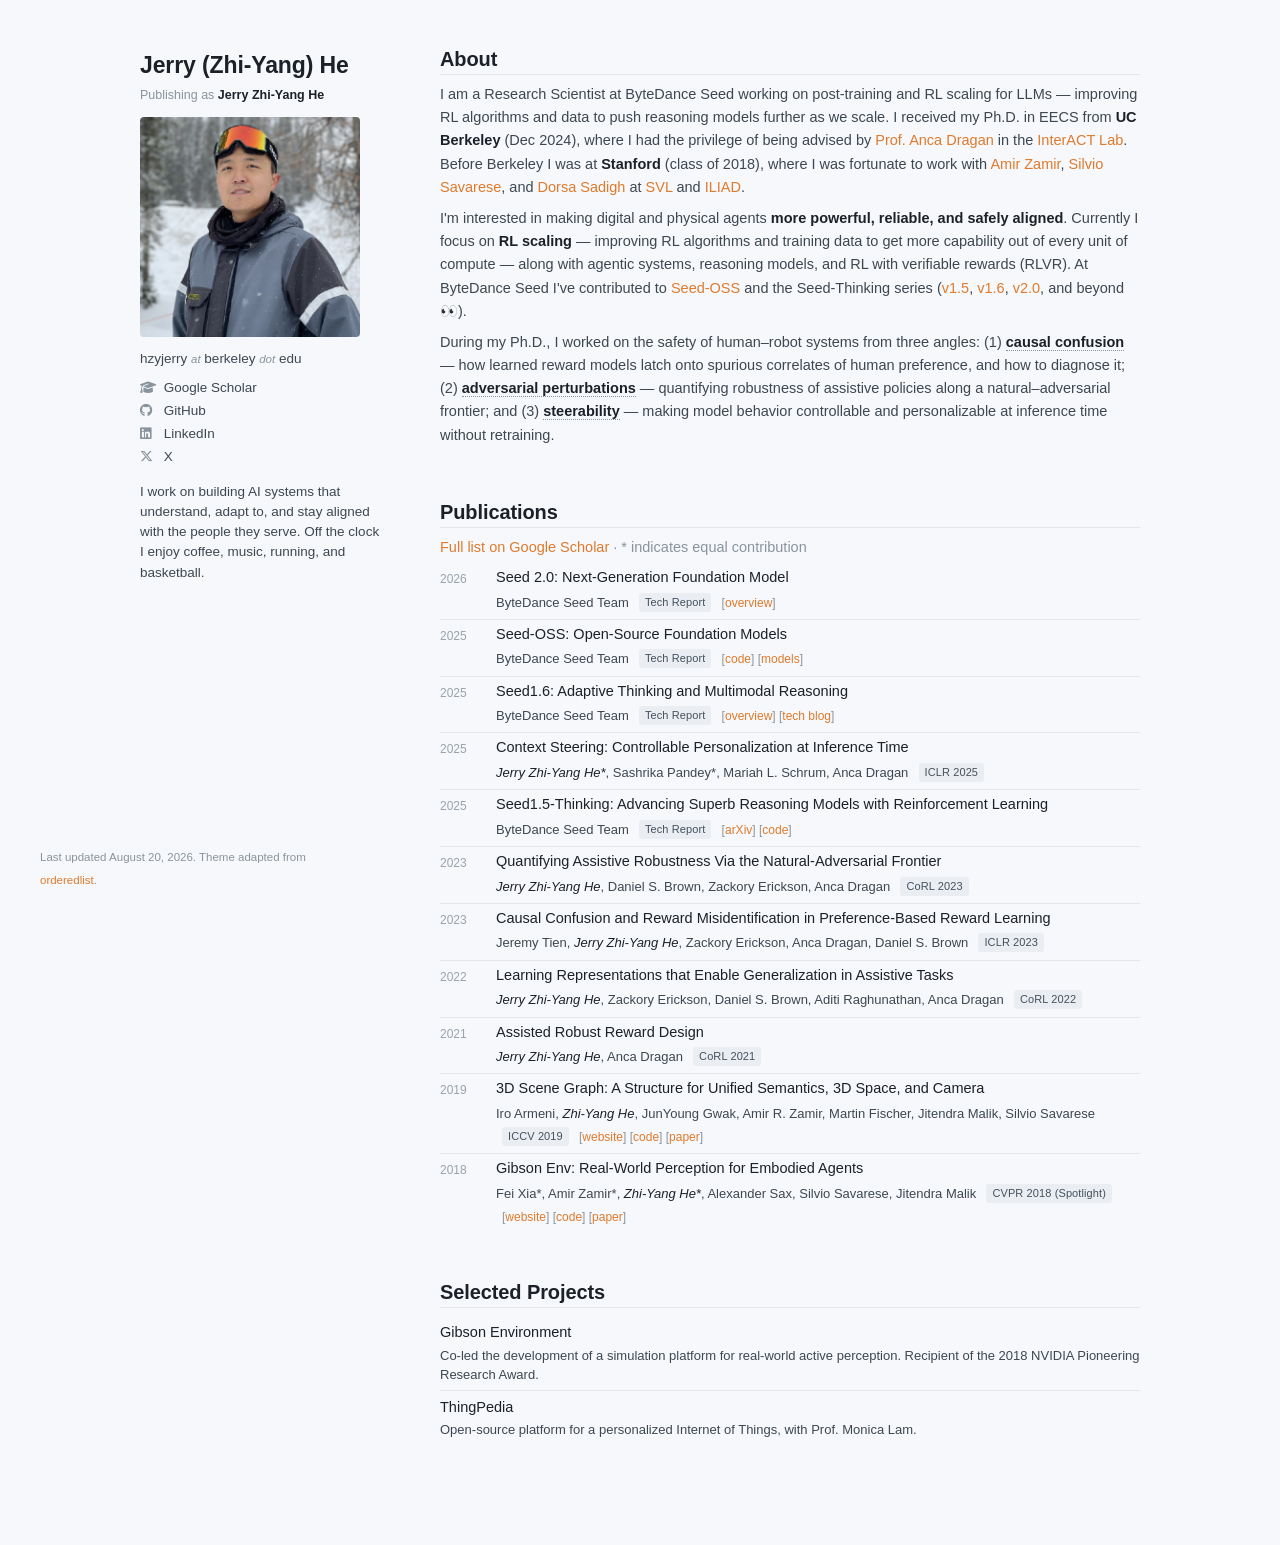
<file: index.html>
<!doctype html>
<html lang="en">
  <head>
    <meta charset="utf-8">
    <meta http-equiv="X-UA-Compatible" content="chrome=1">
    <title>Jerry (Zhi-Yang) He</title>

    <link rel="stylesheet" href="stylesheets/styles.css">
    <link rel="stylesheet" href="stylesheets/zhiyang.css">
    <link rel="stylesheet" href="stylesheets/pygment_trac.css">
    <link rel="stylesheet" href="https://cdnjs.cloudflare.com/ajax/libs/font-awesome/6.5.2/css/all.min.css" crossorigin="anonymous">
    <meta name="viewport" content="width=device-width, initial-scale=1">
  </head>

  <body>
    <div class="wrapper">
      <header class="clearfix">
        <h4>Jerry (Zhi-Yang) He</h4>
        <p class="byline">Publishing as <b>Jerry Zhi-Yang He</b></p>
        <img class="personal" src="public/profile.png" alt="Jerry Zhi-Yang He"/>
        <p class="contact">
          hzyjerry <span class="at">at</span> berkeley <span class="at">dot</span> edu
        </p>
        <ul class="links">
          <li><a href="https://scholar.google.com/citations?user=lp8MBNwAAAAJ&hl=en"><i class="fas fa-graduation-cap"></i> Google Scholar</a></li>
          <li><a href="https://github.com/hzyjerry"><i class="fab fa-github"></i> GitHub</a></li>
          <li><a href="https://www.linkedin.com/in/zhiyanghe/"><i class="fab fa-linkedin"></i> LinkedIn</a></li>
          <li><a href="https://x.com/_herobotics_"><i class="fab fa-x-twitter"></i> X</a></li>
        </ul>
        <p class="view">I work on building AI systems that understand, adapt to, and stay aligned with the people they serve. Off the clock I enjoy coffee, music, running, and basketball.</p>
      </header>

      <section class="main">
        <section>
          <h1>About</h1>
          <p>
            I am a Research Scientist at ByteDance Seed working on
            post-training and RL scaling for LLMs &mdash; improving RL
            algorithms and data to push reasoning models further as we
            scale.
            I received my Ph.D. in EECS from <b>UC Berkeley</b> (Dec 2024),
            where I had the privilege of being advised by
            <a href="https://people.eecs.berkeley.edu/~anca/">Prof. Anca Dragan</a>
            in the <a href="https://interact.berkeley.edu/">InterACT Lab</a>.
            Before Berkeley I was at <b>Stanford</b> (class of 2018), where
            I was fortunate to work with
            <a href="https://www.epfl.ch/labs/vilab/">Amir Zamir</a>,
            <a href="http://cvgl.stanford.edu/silvio/">Silvio Savarese</a>, and
            <a href="http://dorsa.fyi/">Dorsa Sadigh</a> at
            <a href="http://svl.stanford.edu/home">SVL</a> and
            <a href="https://dorsa.fyi/research-group/">ILIAD</a>.
          </p>
          <p>
            I'm interested in making digital and physical agents
            <b>more powerful, reliable, and safely aligned</b>.
            Currently I focus on
            <b>RL scaling</b> &mdash; improving RL algorithms and training
            data to get more capability out of every unit of compute &mdash;
            along with agentic systems, reasoning models, and
            RL with verifiable rewards (RLVR).
            At ByteDance Seed I've contributed to
            <a href="https://github.com/ByteDance-Seed/seed-oss">Seed-OSS</a>
            and the Seed-Thinking series
            (<a href="https://arxiv.org/abs/2504.13914">v1.5</a>,
            <a href="https://seed.bytedance.com/en/seed1_6">v1.6</a>,
            <a href="https://seed.bytedance.com/en/seed2">v2.0</a>, and beyond 👀).
          </p>
          <p>
            During my Ph.D., I worked on the safety of human&ndash;robot
            systems from three angles:
            (1)&nbsp;<a href="#pub-causal-confusion" class="theme-link">causal confusion</a> &mdash; how learned reward models
            latch onto spurious correlates of human preference, and how to
            diagnose it;
            (2)&nbsp;<a href="#pub-adversarial" class="theme-link">adversarial perturbations</a> &mdash; quantifying
            robustness of assistive policies along a natural&ndash;adversarial
            frontier; and
            (3)&nbsp;<a href="#pub-steerability" class="theme-link">steerability</a> &mdash; making model behavior
            controllable and personalizable at inference time without
            retraining.
          </p>
        </section>

        <section>
          <h1>Publications</h1>
          <p class="hint"><a href="https://scholar.google.com/citations?user=lp8MBNwAAAAJ&hl=en">Full list on Google Scholar</a> &middot; * indicates equal contribution</p>
          <ul class="pubs">
            <li>
              <span class="venue">2026</span>
              <a href="https://seed.bytedance.com/en/seed2" class="title">Seed 2.0: Next-Generation Foundation Model</a>
              <span class="authors">ByteDance Seed Team</span>
              <span class="venue-inline tech">Tech Report</span>
              <span class="links-inline">
                [<a href="https://seed.bytedance.com/en/seed2">overview</a>]
              </span>
            </li>
            <li>
              <span class="venue">2025</span>
              <a href="https://github.com/ByteDance-Seed/seed-oss" class="title">Seed-OSS: Open-Source Foundation Models</a>
              <span class="authors">ByteDance Seed Team</span>
              <span class="venue-inline tech">Tech Report</span>
              <span class="links-inline">
                [<a href="https://github.com/ByteDance-Seed/seed-oss">code</a>]
                [<a href="https://huggingface.co/ByteDance-Seed">models</a>]
              </span>
            </li>
            <li>
              <span class="venue">2025</span>
              <a href="https://seed.bytedance.com/en/seed1_6" class="title">Seed1.6: Adaptive Thinking and Multimodal Reasoning</a>
              <span class="authors">ByteDance Seed Team</span>
              <span class="venue-inline tech">Tech Report</span>
              <span class="links-inline">
                [<a href="https://seed.bytedance.com/en/seed1_6">overview</a>]
                [<a href="https://seed.bytedance.com/en/blog/introduction-to-techniques-used-in-seed1-6">tech blog</a>]
              </span>
            </li>
            <li id="pub-steerability">
              <span class="venue">2025</span>
              <a href="https://openreview.net/forum?id=8GXfoG9b6c" class="title">Context Steering: Controllable Personalization at Inference Time</a>
              <span class="authors"><i>Jerry Zhi-Yang He*</i>, Sashrika Pandey*, Mariah L. Schrum, Anca Dragan</span>
              <span class="venue-inline">ICLR 2025</span>
            </li>
            <li>
              <span class="venue">2025</span>
              <a href="https://arxiv.org/abs/2504.13914" class="title">Seed1.5-Thinking: Advancing Superb Reasoning Models with Reinforcement Learning</a>
              <span class="authors">ByteDance Seed Team</span>
              <span class="venue-inline tech">Tech Report</span>
              <span class="links-inline">
                [<a href="https://arxiv.org/abs/2504.13914">arXiv</a>]
                [<a href="https://github.com/ByteDance-Seed/Seed-Thinking-v1.5">code</a>]
              </span>
            </li>
            <li id="pub-adversarial">
              <span class="venue">2023</span>
              <a href="https://proceedings.mlr.press/v229/he23a.html" class="title">Quantifying Assistive Robustness Via the Natural-Adversarial Frontier</a>
              <span class="authors"><i>Jerry Zhi-Yang He</i>, Daniel S. Brown, Zackory Erickson, Anca Dragan</span>
              <span class="venue-inline">CoRL 2023</span>
            </li>
            <li id="pub-causal-confusion">
              <span class="venue">2023</span>
              <a href="https://openreview.net/forum?id=R0Xxvr_X3ZA" class="title">Causal Confusion and Reward Misidentification in Preference-Based Reward Learning</a>
              <span class="authors">Jeremy Tien, <i>Jerry Zhi-Yang He</i>, Zackory Erickson, Anca Dragan, Daniel S. Brown</span>
              <span class="venue-inline">ICLR 2023</span>
            </li>
            <li>
              <span class="venue">2022</span>
              <a href="https://proceedings.mlr.press/v205/he23a.html" class="title">Learning Representations that Enable Generalization in Assistive Tasks</a>
              <span class="authors"><i>Jerry Zhi-Yang He</i>, Zackory Erickson, Daniel S. Brown, Aditi Raghunathan, Anca Dragan</span>
              <span class="venue-inline">CoRL 2022</span>
            </li>
            <li>
              <span class="venue">2021</span>
              <a href="https://proceedings.mlr.press/v164/he22a.html" class="title">Assisted Robust Reward Design</a>
              <span class="authors"><i>Jerry Zhi-Yang He</i>, Anca Dragan</span>
              <span class="venue-inline">CoRL 2021</span>
            </li>
            <li>
              <span class="venue">2019</span>
              <a href="https://3dscenegraph.stanford.edu/" class="title">3D Scene Graph: A Structure for Unified Semantics, 3D Space, and Camera</a>
              <span class="authors">Iro Armeni, <i>Zhi-Yang He</i>, JunYoung Gwak, Amir R. Zamir, Martin Fischer, Jitendra Malik, Silvio Savarese</span>
              <span class="venue-inline">ICCV 2019</span>
              <span class="links-inline">
                [<a href="https://3dscenegraph.stanford.edu/">website</a>]
                [<a href="https://github.com/StanfordVL/3DSceneGraph">code</a>]
                [<a href="https://arxiv.org/abs/1910.02527">paper</a>]
              </span>
            </li>
            <li>
              <span class="venue">2018</span>
              <a href="http://gibson.vision" class="title">Gibson Env: Real-World Perception for Embodied Agents</a>
              <span class="authors">Fei Xia*, Amir Zamir*, <i>Zhi-Yang He*</i>, Alexander Sax, Silvio Savarese, Jitendra Malik</span>
              <span class="venue-inline">CVPR 2018 (Spotlight)</span>
              <span class="links-inline">
                [<a href="http://gibson.vision">website</a>]
                [<a href="https://github.com/StanfordVL/GibsonEnv">code</a>]
                [<a href="https://arxiv.org/abs/1808.10654">paper</a>]
              </span>
            </li>
          </ul>
        </section>

        <section>
          <h1>Selected Projects</h1>
          <ul class="projects">
            <li>
              <a href="http://gibson.vision" class="title">Gibson Environment</a>
              <span class="desc">Co-led the development of a simulation platform for real-world active perception. Recipient of the 2018 NVIDIA Pioneering Research Award.</span>
            </li>
            <li>
              <a href="http://www.thingpedia.org/" class="title">ThingPedia</a>
              <span class="desc">Open-source platform for a personalized Internet of Things, with Prof. Monica Lam.</span>
            </li>
          </ul>
        </section>
      </section>

      <footer>
        <p><small>Last updated August 20, 2026. Theme adapted from <a href="https://github.com/orderedlist">orderedlist</a>.</small></p>
      </footer>
    </div>

    <!-- Statcounter -->
    <script type="text/javascript">
      var sc_project=11735373;
      var sc_invisible=1;
      var sc_security="37ae2405";
    </script>
    <script type="text/javascript" src="https://www.statcounter.com/counter/counter.js" async></script>
    <noscript><div class="statcounter"><a title="web statistics" href="http://statcounter.com/" target="_blank"><img class="statcounter" src="//c.statcounter.com/11735373/0/37ae2405/1/" alt="web statistics"></a></div></noscript>
  </body>
</html>
</file>
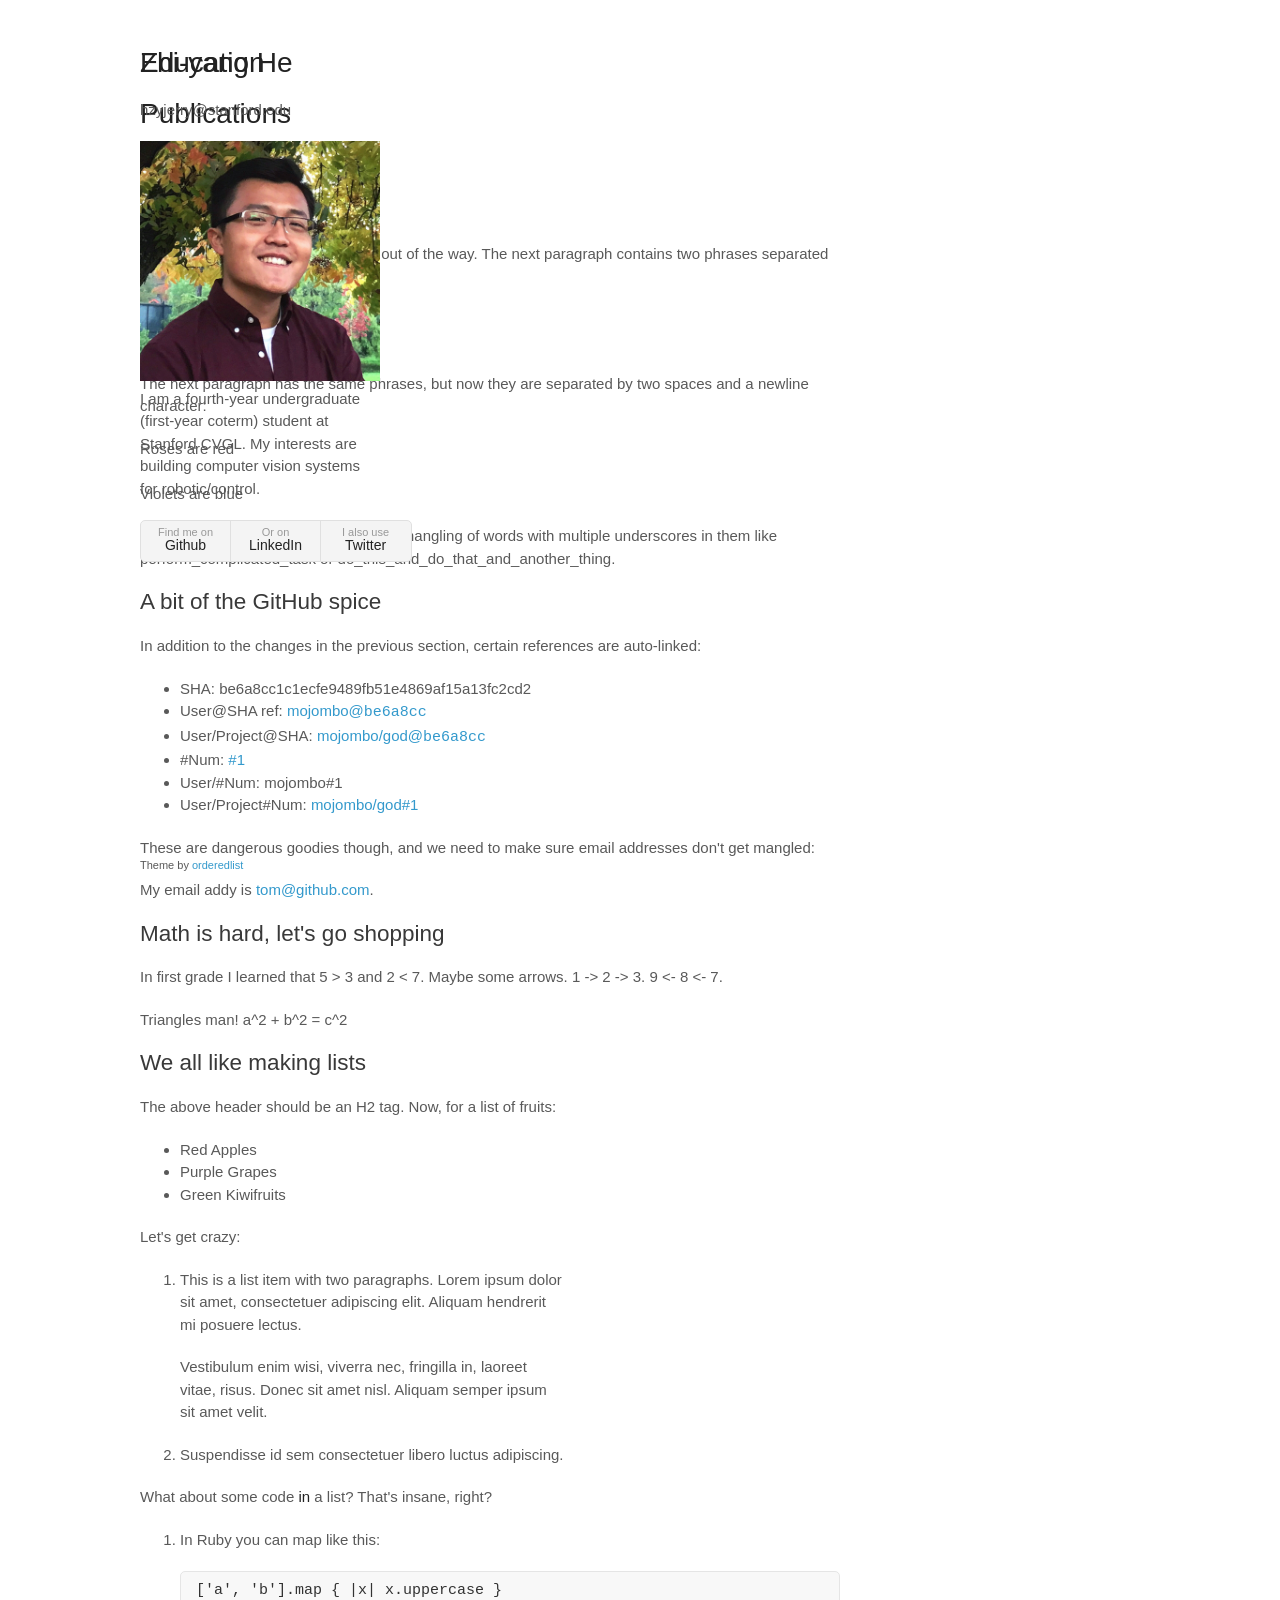
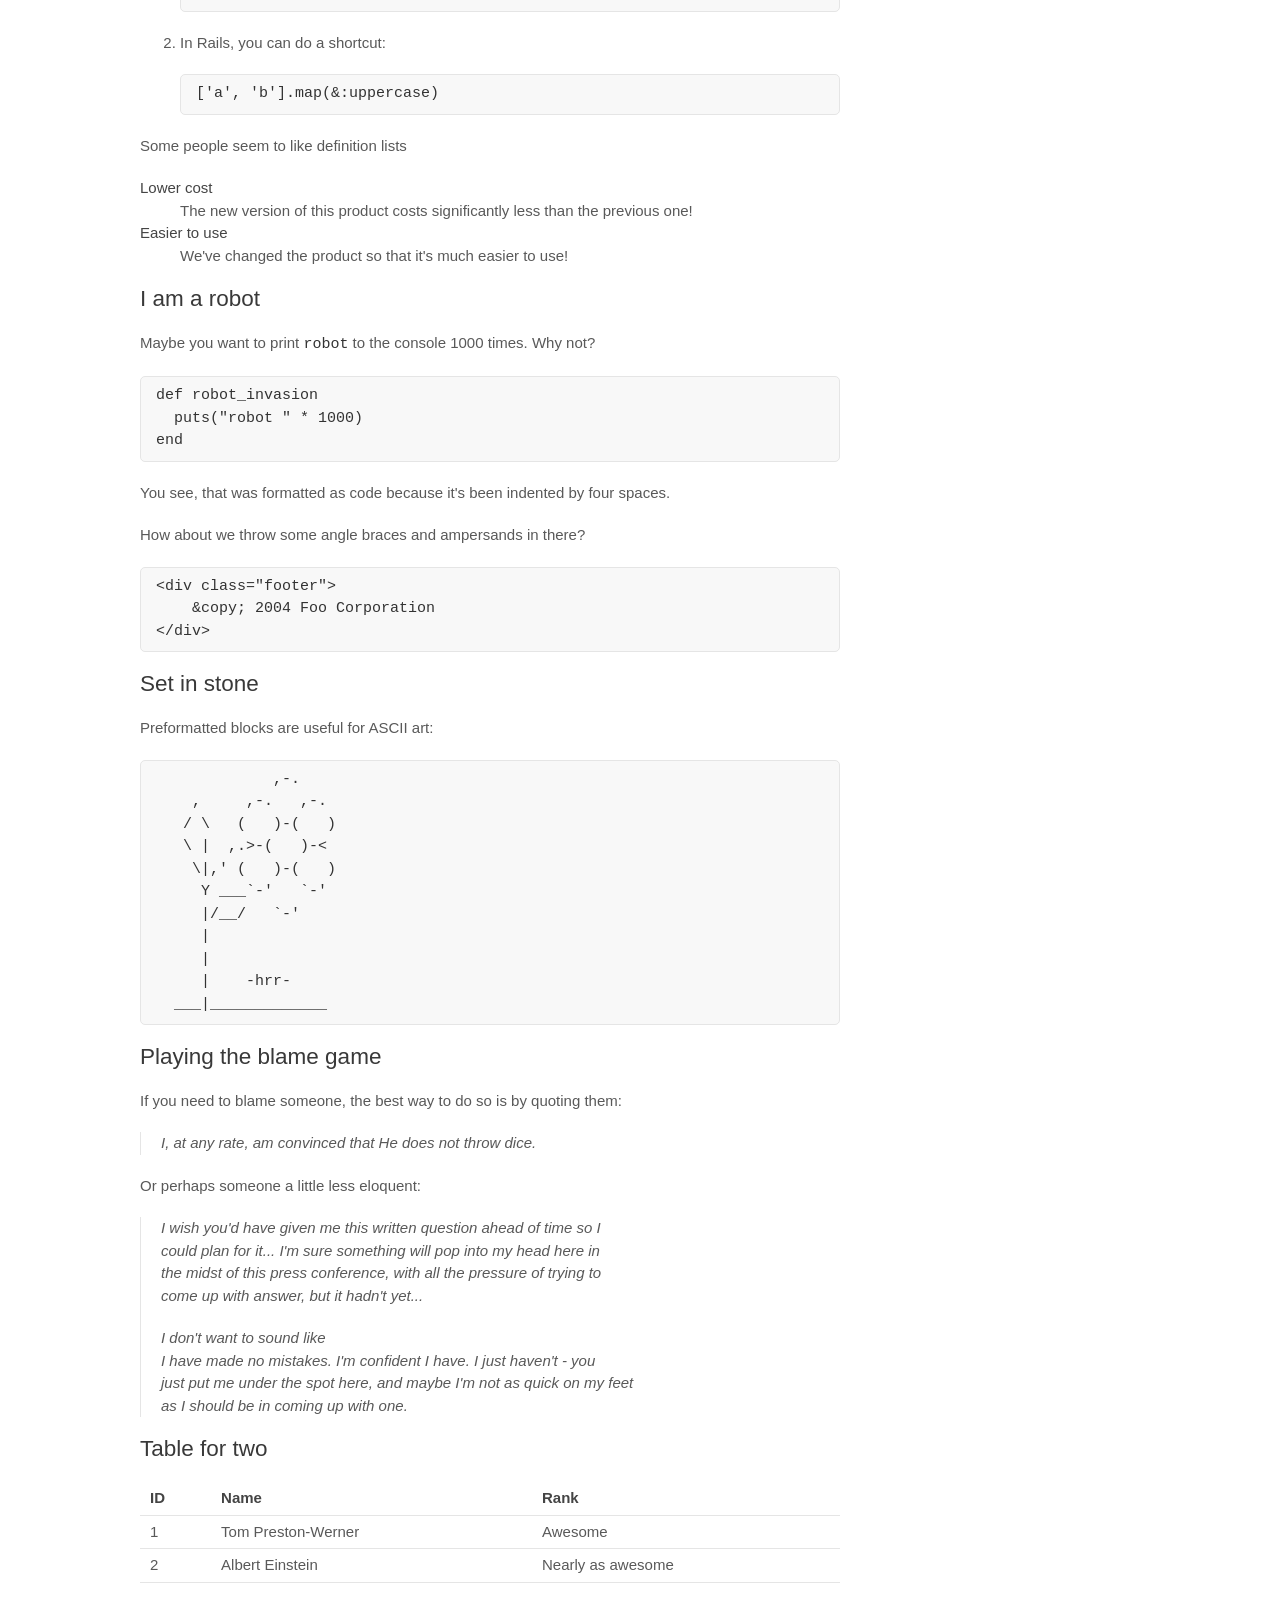
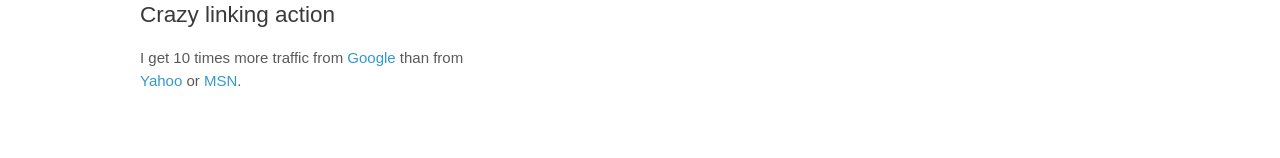
<file: backup.html>
<!doctype html>
<html>
  <head>
    <meta charset="utf-8">
    <meta http-equiv="X-UA-Compatible" content="chrome=1">
    <title>Minimal by Steve Smith</title>

    <link rel="stylesheet" href="stylesheets/styles.css">
    <link rel="stylesheet" href="stylesheets/pygment_trac.css">
    <meta name="viewport" content="width=device-width">
    <!--[if lt IE 9]>
    <script src="//html5shiv.googlecode.com/svn/trunk/html5.js"></script>
    <![endif]-->
  </head>
  <body>
    <div class="wrapper">
      <header>
        <h1>Zhi-yang He</h1>
        <p>hzyjerry@stanford.edu</p>
        <img src="public/zhiyang.png"/>
        <p class="view">I am a fourth-year undergraduate (first-year coterm) student at Stanford CVGL. My interests are building computer vision systems for robotic/control. </p>
        <ul>
          <li><a href="https://github.com/orderedlist/minimal/zipball/master">Find me on <strong>Github</strong></a></li>
          <li><a href="https://github.com/orderedlist/minimal/tarball/master">Or on <strong>LinkedIn</strong></a></li>
          <li><a href="http://github.com/orderedlist/minimal">I also use <strong>Twitter</strong></a></li>
        </ul>
      </header>
      <section>
        <h1>Education</h1>

        <h1>Publications</h1>

        <h1>Selected Projects</h1>

        <p><em>View the <a href="http://github.github.com/github-flavored-markdown/sample_content.html">source of this content</a>.</em></p>

        <p>Let's get the whole "linebreak" thing out of the way. The next paragraph contains two phrases separated by a single newline character:</p>

        <p>Roses are red<br>
        Violets are blue</p>

        <p>The next paragraph has the same phrases, but now they are separated by two spaces and a newline character:</p>

        <p>Roses are red<br><br>
        Violets are blue</p>

        <p>Oh, and one thing I cannot stand is the mangling of words with multiple underscores in them like perform_complicated_task or do_this_and_do_that_and_another_thing.</p>

        <h2>A bit of the GitHub spice</h2>

        <p>In addition to the changes in the previous section, certain references are auto-linked:</p>

        <ul>
          <li>SHA: be6a8cc1c1ecfe9489fb51e4869af15a13fc2cd2</li>
          <li>User@SHA ref: <a href="https://github.com/mojombo/product/commit/be6a8cc1c1ecfe9489fb51e4869af15a13fc2cd2" class="commit-link">mojombo@<tt>be6a8cc</tt></a></li>
          <li>User/Project@SHA: <a href="https://github.com/mojombo/god/commit/be6a8cc1c1ecfe9489fb51e4869af15a13fc2cd2" class="commit-link">mojombo/god@<tt>be6a8cc</tt></a></li>
          <li>#Num: <a href="https://github.com/github/product/issues/1" class="issue-link" title="Baseline: What is up in the air right now?">#1</a></li>
          <li>User/#Num: mojombo#1</li>
          <li>User/Project#Num: <a href="https://github.com/mojombo/god/issues/1" class="issue-link" title="The server is not available (or you do not have permissions to access it)">mojombo/god#1</a></li>
        </ul>

        <p>These are dangerous goodies though, and we need to make sure email addresses don't get mangled:</p>

        <p>My email addy is <a href="mailto:tom@github.com">tom@github.com</a>.</p>

        <h2>Math is hard, let's go shopping</h2>

        <p>In first grade I learned that 5 &gt; 3 and 2 &lt; 7. Maybe some arrows. 1 -&gt; 2 -&gt; 3. 9 &lt;- 8 &lt;- 7.</p>

        <p>Triangles man! a^2 + b^2 = c^2</p>

        <h2>We all like making lists</h2>

        <p>The above header should be an H2 tag. Now, for a list of fruits:</p>

        <ul>
          <li>Red Apples</li>
          <li>Purple Grapes</li>
          <li>Green Kiwifruits</li>
        </ul>

        <p>Let's get crazy:</p>

        <ol>
          <li>
            <p>This is a list item with two paragraphs. Lorem ipsum dolor<br>
            sit amet, consectetuer adipiscing elit. Aliquam hendrerit<br>
            mi posuere lectus.</p>

            <p>Vestibulum enim wisi, viverra nec, fringilla in, laoreet<br>
            vitae, risus. Donec sit amet nisl. Aliquam semper ipsum<br>
            sit amet velit.</p>
          </li>
          <li><p>Suspendisse id sem consectetuer libero luctus adipiscing.</p></li>
        </ol>

        <p>What about some code <strong>in</strong> a list? That's insane, right?</p>

        <ol>
          <li>
            <p>In Ruby you can map like this:</p>

            <pre><code>['a', 'b'].map { |x| x.uppercase }</code></pre>
          </li>
          <li>
            <p>In Rails, you can do a shortcut:</p>

            <pre><code>['a', 'b'].map(&amp;:uppercase)</code></pre>
          </li>
        </ol>

        <p>Some people seem to like definition lists</p>

        <dl>
          <dt>Lower cost</dt>
          <dd>The new version of this product costs significantly less than the previous one!</dd>
          <dt>Easier to use</dt>
          <dd>We've changed the product so that it's much easier to use!</dd>
        </dl>

        <h2>I am a robot</h2>

        <p>Maybe you want to print <code>robot</code> to the console 1000 times. Why not?</p>

        <pre><code>def robot_invasion
  puts("robot " * 1000)
end
</code></pre>

        <p>You see, that was formatted as code because it's been indented by four spaces.</p>

        <p>How about we throw some angle braces and ampersands in there?</p>

        <pre><code>&lt;div class="footer"&gt;
    &amp;copy; 2004 Foo Corporation
&lt;/div&gt;
</code></pre>

        <h2>Set in stone</h2>

        <p>Preformatted blocks are useful for ASCII art:</p>

        <pre>             ,-.
    ,     ,-.   ,-.
   / \   (   )-(   )
   \ |  ,.&gt;-(   )-&lt;
    \|,' (   )-(   )
     Y ___`-'   `-'
     |/__/   `-'
     |
     |
     |    -hrr-
  ___|_____________
</pre>

        <h2>Playing the blame game</h2>

        <p>If you need to blame someone, the best way to do so is by quoting them:</p>

        <blockquote>
        <p>I, at any rate, am convinced that He does not throw dice.</p>
        </blockquote>

        <p>Or perhaps someone a little less eloquent:</p>

        <blockquote>
        <p>I wish you'd have given me this written question ahead of time so I<br>
        could plan for it... I'm sure something will pop into my head here in<br>
        the midst of this press conference, with all the pressure of trying to<br>
        come up with answer, but it hadn't yet...</p>

        <p>I don't want to sound like<br>
        I have made no mistakes. I'm confident I have. I just haven't - you<br>
        just put me under the spot here, and maybe I'm not as quick on my feet<br>
        as I should be in coming up with one.</p>
        </blockquote>

        <h2>Table for two</h2>

        <table>
          <tbody>
        <tr>
            <th>ID</th>
        <th>Name</th>
        <th>Rank</th>
          </tr>
          <tr>
            <td>1</td>
        <td>Tom Preston-Werner</td>
        <td>Awesome</td>
          </tr>
          <tr>
            <td>2</td>
        <td>Albert Einstein</td>
        <td>Nearly as awesome</td>
          </tr>
        </tbody>
        </table>

        <h2>Crazy linking action</h2>

        <p>I get 10 times more traffic from <a href="http://google.com/" title="Google">Google</a> than from<br>
        <a href="http://search.yahoo.com/" title="Yahoo Search">Yahoo</a> or <a href="http://search.msn.com/" title="MSN Search">MSN</a>.</p>
      </section>
      <footer>
        <p><small>Theme by <a href="https://github.com/orderedlist">orderedlist</a></small></p>
      </footer>
    </div>
    <script src="javascripts/scale.fix.js"></script>
  </body>
</html>
</file>
<file: stylesheets/styles.css>
body {
  background-color: #fff;
  padding:40px;
  font: 15px/1.5 -apple-system, BlinkMacSystemFont, "Segoe UI", Roboto, Oxygen, Ubuntu, Cantarell, "Fira Sans", "Droid Sans", "Helvetica Neue", Arial, sans-serif, "Apple Color Emoji", "Segoe UI Emoji", "Segoe UI Symbol";
  color:#595959;
  font-weight:400;
}

h1, h2, h3, h4, h5, h6 {
  color:#222;
  margin:0 0 20px;
}

p, ul, ol, table, pre, dl {
  margin:0 0 20px;
}

h1, h2, h3 {
  line-height:1.1;
}

h1 {
  font-size:28px;
  font-weight: 500;
}

h2 {
  color:#393939;
  font-weight: 500;
}

h3, h4, h5, h6 {
  color:#494949;
  font-weight: 500;
}

a {
  color:#39c;
  text-decoration:none;
}

a:hover {
  color:#069;
}

a small {
  font-size:11px;
  color:#777;
  margin-top:-0.3em;
  display:block;
}

a:hover small {
  color:#777;
}

.wrapper {
  width:1000px;
  margin:0 auto;
}

blockquote {
  border-left:1px solid #e5e5e5;
  margin:0;
  padding:0 0 0 20px;
  font-style:italic;
}

code, pre {
  font-family:Monaco, Bitstream Vera Sans Mono, Lucida Console, Terminal, Consolas, Liberation Mono, DejaVu Sans Mono, Courier New, monospace;
  color:#333;
}

pre {
  padding:8px 15px;
  background: #f8f8f8;
  border-radius:5px;
  border:1px solid #e5e5e5;
  overflow-x: auto;
}

table {
  width:100%;
  border-collapse:collapse;
}

th, td {
  text-align:left;
  padding:5px 10px;
  border-bottom:1px solid #e5e5e5;
}

dt {
  color:#444;
  font-weight:500;
}

th {
  color:#444;
}

img {
  max-width:100%;
}

header {
  width:240px;
  float:left;
  position:fixed;
  -webkit-font-smoothing:subpixel-antialiased;
}

header ul {
  list-style:none;
  height:40px;
  padding:0;
  background: #f4f4f4;
  border-radius:5px;
  border:1px solid #e0e0e0;
  width:270px;
}

header li {
  width:89px;
  float:left;
  border-right:1px solid #e0e0e0;
  height:40px;
}

header li:first-child a {
  border-radius:5px 0 0 5px;
}

header li:last-child a {
  border-radius:0 5px 5px 0;
}

header ul a {
  line-height:1;
  font-size:11px;
  color:#999;
  display:block;
  text-align:center;
  padding-top:6px;
  height:34px;
}

header ul a:hover {
  color:#999;
}

header ul a:active {
  background-color:#f0f0f0;
}

strong {
  color:#222;
  font-weight:500;
}

header ul li + li + li {
  border-right:none;
  width:89px;
}

header ul a strong {
  font-size:14px;
  display:block;
  color:#222;
}

section {
  width:700px;
  float:left;
  padding-bottom:50px;
}

small {
  font-size:11px;
}

hr {
  border:0;
  background:#e5e5e5;
  height:1px;
  margin:0 0 20px;
}

footer {
  width:270px;
  float:left;
  position:fixed;
  bottom:5px;
  -webkit-font-smoothing:subpixel-antialiased;
}

@media print, screen and (max-width: 960px) {

  div.wrapper {
    width:auto;
    margin:0;
  }

  header, section, footer {
    float:none;
    position:static;
    width:auto;
  }

  header {
    padding-right:320px;
  }

  section {
    border:1px solid #e5e5e5;
    border-width:1px 0;
    padding:20px 0;
    margin:0 0 20px;
  }

  header a small {
    display:inline;
  }

  header ul {
    position:absolute;
    right:50px;
    top:52px;
  }
}

@media print, screen and (max-width: 720px) {
  body {
    word-wrap:break-word;
  }

  header {
    padding:0;
  }

  header ul, header p.view {
    position:static;
  }

  pre, code {
    word-wrap:normal;
  }
}

@media print, screen and (max-width: 480px) {
  body {
    padding:15px;
  }

  header ul {
    width:99%;
  }

  header li, header ul li + li + li {
    width:33%;
  }
}

@media print {
  body {
    padding:0.4in;
    font-size:12pt;
    color:#444;
  }
}
</file>
<file: stylesheets/zhiyang.css>
/* ---- Tokens (cool slate base with warm-orange pop, Stripe-style) ---- */
:root {
  --ink: #1c2128;
  --body: #3e4750;
  --muted: #8a949c;
  --rule: #e3e6ea;
  --accent: #e07a2c;
  --accent-hover: #f29044;
  --bg: #f6f8fb;
  --venue: #9aa3ab;
  --tag-bg: #eaeef3;
  --tag-fg: #44505c;
  --highlight: #e07a2c;
}

/* ---- Base ---- */
body {
  background-color: var(--bg);
  color: var(--body);
  font: 15px/1.55 -apple-system, BlinkMacSystemFont, "Segoe UI", Roboto,
        "Helvetica Neue", Arial, sans-serif;
  -webkit-font-smoothing: antialiased;
  padding: 40px;
}

h1, h2, h3, h4 {
  color: var(--ink);
  font-weight: 600;
  letter-spacing: -0.005em;
}

h1 {
  font-size: 20px;
  margin: 0 0 8px;
  padding-bottom: 4px;
  border-bottom: 1px solid var(--rule);
}

section.main > section { margin-top: 4px; }
section.main > section:first-child { margin-top: 0; }

a {
  color: var(--accent);
  text-decoration: none;
  border-bottom: 1px solid transparent;
  transition: color 0.15s ease, border-color 0.15s ease;
}

a:hover {
  color: var(--accent-hover);
  border-bottom-color: var(--accent-hover);
}

a.muted, a.muted:hover {
  color: var(--muted);
  border-bottom-color: transparent;
}

p { margin: 0 0 8px; }
p:last-child { margin-bottom: 0; }

b { color: var(--ink); }

a.theme-link {
  color: var(--ink);
  font-weight: 600;
  border-bottom: 1px dotted var(--muted);
}

a.theme-link:hover {
  color: var(--accent);
  border-bottom-color: var(--accent);
}

ul.pubs li:target {
  background: #fff7ed;
  animation: pubFlash 1.4s ease-out;
}

@keyframes pubFlash {
  0%   { background: #ffe6c8; }
  100% { background: #fff7ed; }
}

/* ---- Header (sidebar) ---- */
header h4 {
  font-size: 23px;
  font-weight: 600;
  color: var(--ink);
  margin: 0 0 2px;
}

header .byline {
  color: var(--muted);
  font-size: 12.5px;
  margin-bottom: 12px;
}

img.personal {
  width: 100%;
  max-width: 220px;
  border-radius: 4px;
  margin: 0 0 12px;
  display: block;
}

header .contact {
  font-size: 13.5px;
  color: var(--body);
  margin-bottom: 8px;
}

header .contact .at {
  color: var(--muted);
  font-style: italic;
  font-size: 11.5px;
}

ul.links {
  list-style: none;
  padding: 0;
  margin: 0 0 14px;
  display: block;
  height: auto;
  background: transparent;
  border: none;
  width: auto;
}

ul.links li {
  width: auto;
  float: none;
  border: none;
  height: auto;
  font-size: 13.5px;
  margin: 2px 0;
}

ul.links a {
  color: var(--body);
  display: inline-block;
  padding: 0;
  text-align: left;
  height: auto;
  font-size: 13.5px;
  line-height: 1.45;
}

ul.links a:hover { color: var(--accent); }

ul.links i {
  width: 16px;
  color: var(--muted);
  margin-right: 4px;
  font-size: 13px;
}

header .view {
  font-size: 13.5px;
  color: var(--body);
  margin-top: 6px;
  line-height: 1.5;
}

/* ---- Main ---- */
section.main { float: right; }

section.main > section {
  margin-bottom: 0;
}

section.main p {
  font-size: 14.5px;
  line-height: 1.6;
}

/* ---- News list ---- */
ul.news {
  list-style: none;
  padding: 0;
  margin: 0;
  font-size: 14px;
}

ul.news li {
  padding: 3px 0;
  border-bottom: 1px dashed var(--rule);
  line-height: 1.45;
}

ul.news li:last-child { border-bottom: none; }

ul.news .date {
  display: inline-block;
  width: 80px;
  color: var(--muted);
  font-size: 12.5px;
  font-variant-numeric: tabular-nums;
}

/* ---- Publications / tech reports ---- */
.hint {
  font-size: 12.5px;
  color: var(--muted);
  margin: 2px 0 4px;
}

ul.pubs {
  list-style: none;
  padding: 0;
  margin: 0;
}

ul.pubs li {
  padding: 5px 0 6px;
  border-bottom: 1px solid var(--rule);
  position: relative;
  padding-left: 56px;
  min-height: 0;
}

ul.pubs li:last-child { border-bottom: none; padding-bottom: 0; }

ul.pubs .venue {
  position: absolute;
  left: 0;
  top: 7px;
  width: 44px;
  text-align: left;
  font-size: 12px;
  font-weight: 400;
  color: var(--venue);
  font-variant-numeric: tabular-nums;
}

ul.pubs a.title {
  display: block;
  font-size: 14.5px;
  font-weight: 500;
  color: var(--ink);
  line-height: 1.35;
  margin-bottom: 1px;
}

ul.pubs a.title:hover {
  color: var(--accent);
  border-bottom-color: transparent;
}

ul.pubs a.muted-link {
  color: var(--muted);
  font-weight: 400;
}

ul.pubs a.muted-link:hover {
  color: var(--muted);
  cursor: default;
}

ul.pubs .authors {
  display: inline;
  font-size: 13px;
  color: var(--body);
  line-height: 1.4;
}

ul.pubs .authors i {
  color: var(--ink);
  font-style: italic;
}

ul.pubs .venue-inline {
  display: inline-block;
  font-size: 11px;
  font-weight: 500;
  color: var(--tag-fg);
  background: var(--tag-bg);
  padding: 1px 6px;
  border-radius: 3px;
  margin-left: 6px;
  letter-spacing: 0.01em;
  vertical-align: 1px;
}

ul.pubs .links-inline {
  display: inline;
  font-size: 12px;
  color: var(--muted);
  margin-left: 6px;
}

ul.pubs .links-inline a {
  color: var(--accent);
  border: none;
}

/* ---- Projects ---- */
ul.projects {
  list-style: none;
  padding: 0;
  margin: 0;
}

ul.projects li {
  padding: 5px 0;
  border-bottom: 1px solid var(--rule);
}

ul.projects li:last-child { border-bottom: none; }

ul.projects .title {
  display: block;
  font-size: 14.5px;
  font-weight: 500;
  color: var(--ink);
  margin-bottom: 1px;
}

ul.projects .title:hover { color: var(--accent); border: none; }

ul.projects .desc {
  display: block;
  font-size: 13px;
  color: var(--body);
  line-height: 1.5;
}

/* ---- Footer ---- */
footer {
  width: 270px;
  position: fixed;
  bottom: 10px;
  left: 40px;
}

footer small { color: var(--muted); font-size: 11.5px; }

/* ---- Reset of legacy gimmicks ---- */
.hiddenimg, img.filler, button.btn-circle, .hide-button { display: none !important; }
.hiddentxt { display: list-item; }

/* ---- Responsive overrides ---- */
@media print, screen and (max-width: 960px) {
  body { padding: 25px; }
  section.main { float: none; }
  footer { position: static; width: auto; margin-top: 24px; left: auto; }
  ul.pubs li { padding-left: 0; min-height: 0; }
  ul.pubs .venue { position: static; width: auto; display: inline-block; margin-right: 8px; }
}

@media print, screen and (max-width: 720px) {
  body { padding: 18px; }
  ul.news .date { display: block; width: auto; }
}
</file>
<file: stylesheets/pygment_trac.css>
.highlight  { background: #ffffff; }
.highlight .c { color: #999988; font-style: italic } /* Comment */
.highlight .err { color: #a61717; background-color: #e3d2d2 } /* Error */
.highlight .k { font-weight: bold } /* Keyword */
.highlight .o { font-weight: bold } /* Operator */
.highlight .cm { color: #999988; font-style: italic } /* Comment.Multiline */
.highlight .cp { color: #999999; font-weight: bold } /* Comment.Preproc */
.highlight .c1 { color: #999988; font-style: italic } /* Comment.Single */
.highlight .cs { color: #999999; font-weight: bold; font-style: italic } /* Comment.Special */
.highlight .gd { color: #000000; background-color: #ffdddd } /* Generic.Deleted */
.highlight .gd .x { color: #000000; background-color: #ffaaaa } /* Generic.Deleted.Specific */
.highlight .ge { font-style: italic } /* Generic.Emph */
.highlight .gr { color: #aa0000 } /* Generic.Error */
.highlight .gh { color: #999999 } /* Generic.Heading */
.highlight .gi { color: #000000; background-color: #ddffdd } /* Generic.Inserted */
.highlight .gi .x { color: #000000; background-color: #aaffaa } /* Generic.Inserted.Specific */
.highlight .go { color: #888888 } /* Generic.Output */
.highlight .gp { color: #555555 } /* Generic.Prompt */
.highlight .gs { font-weight: bold } /* Generic.Strong */
.highlight .gu { color: #800080; font-weight: bold; } /* Generic.Subheading */
.highlight .gt { color: #aa0000 } /* Generic.Traceback */
.highlight .kc { font-weight: bold } /* Keyword.Constant */
.highlight .kd { font-weight: bold } /* Keyword.Declaration */
.highlight .kn { font-weight: bold } /* Keyword.Namespace */
.highlight .kp { font-weight: bold } /* Keyword.Pseudo */
.highlight .kr { font-weight: bold } /* Keyword.Reserved */
.highlight .kt { color: #445588; font-weight: bold } /* Keyword.Type */
.highlight .m { color: #009999 } /* Literal.Number */
.highlight .s { color: #d14 } /* Literal.String */
.highlight .na { color: #008080 } /* Name.Attribute */
.highlight .nb { color: #0086B3 } /* Name.Builtin */
.highlight .nc { color: #445588; font-weight: bold } /* Name.Class */
.highlight .no { color: #008080 } /* Name.Constant */
.highlight .ni { color: #800080 } /* Name.Entity */
.highlight .ne { color: #990000; font-weight: bold } /* Name.Exception */
.highlight .nf { color: #990000; font-weight: bold } /* Name.Function */
.highlight .nn { color: #555555 } /* Name.Namespace */
.highlight .nt { color: #000080 } /* Name.Tag */
.highlight .nv { color: #008080 } /* Name.Variable */
.highlight .ow { font-weight: bold } /* Operator.Word */
.highlight .w { color: #bbbbbb } /* Text.Whitespace */
.highlight .mf { color: #009999 } /* Literal.Number.Float */
.highlight .mh { color: #009999 } /* Literal.Number.Hex */
.highlight .mi { color: #009999 } /* Literal.Number.Integer */
.highlight .mo { color: #009999 } /* Literal.Number.Oct */
.highlight .sb { color: #d14 } /* Literal.String.Backtick */
.highlight .sc { color: #d14 } /* Literal.String.Char */
.highlight .sd { color: #d14 } /* Literal.String.Doc */
.highlight .s2 { color: #d14 } /* Literal.String.Double */
.highlight .se { color: #d14 } /* Literal.String.Escape */
.highlight .sh { color: #d14 } /* Literal.String.Heredoc */
.highlight .si { color: #d14 } /* Literal.String.Interpol */
.highlight .sx { color: #d14 } /* Literal.String.Other */
.highlight .sr { color: #009926 } /* Literal.String.Regex */
.highlight .s1 { color: #d14 } /* Literal.String.Single */
.highlight .ss { color: #990073 } /* Literal.String.Symbol */
.highlight .bp { color: #999999 } /* Name.Builtin.Pseudo */
.highlight .vc { color: #008080 } /* Name.Variable.Class */
.highlight .vg { color: #008080 } /* Name.Variable.Global */
.highlight .vi { color: #008080 } /* Name.Variable.Instance */
.highlight .il { color: #009999 } /* Literal.Number.Integer.Long */

.type-csharp .highlight .k { color: #0000FF }
.type-csharp .highlight .kt { color: #0000FF }
.type-csharp .highlight .nf { color: #000000; font-weight: normal }
.type-csharp .highlight .nc { color: #2B91AF }
.type-csharp .highlight .nn { color: #000000 }
.type-csharp .highlight .s { color: #A31515 }
.type-csharp .highlight .sc { color: #A31515 }
</file>
